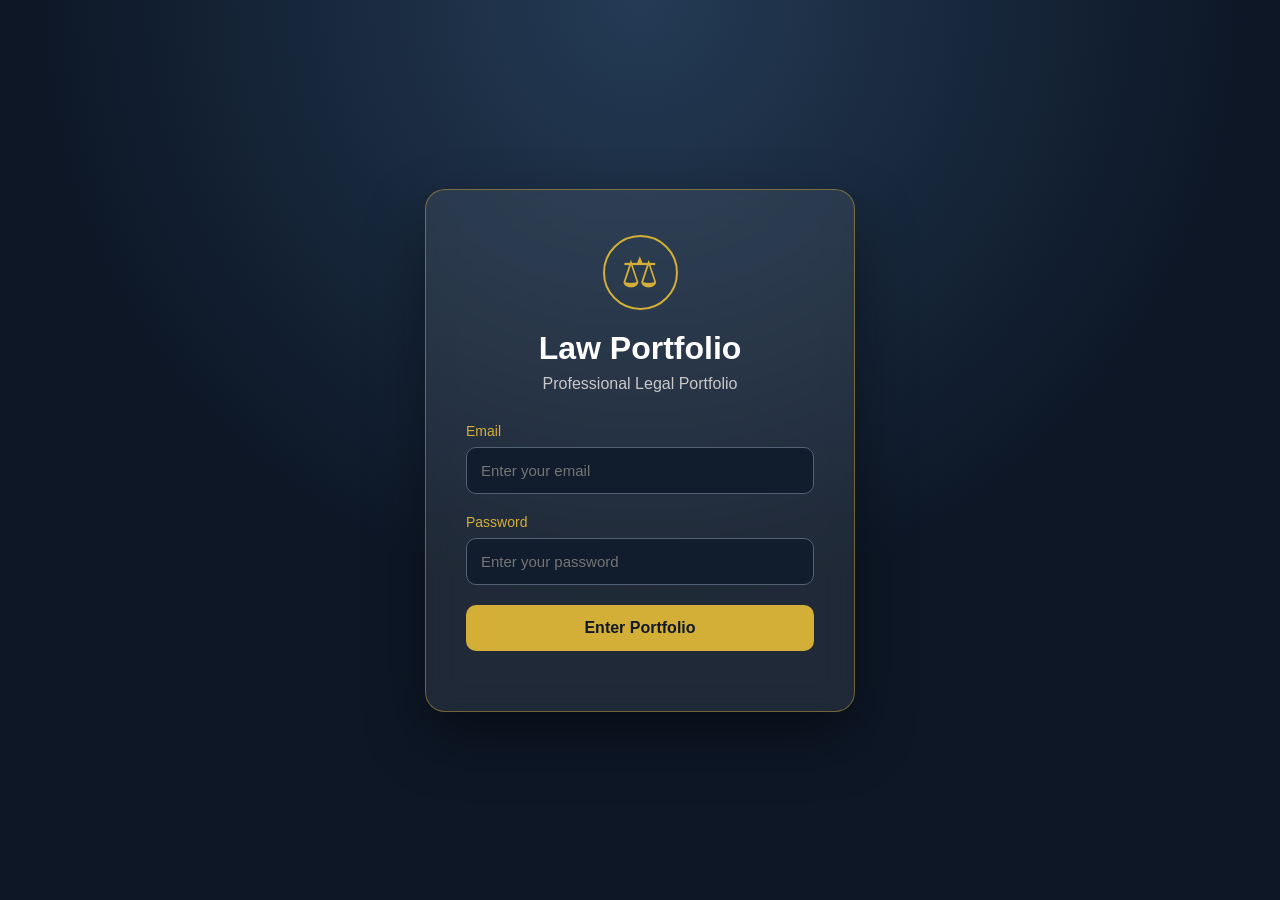
<file: index.html>
<!DOCTYPE html>
<html lang="en">
<head>
    <meta charset="UTF-8">
    <meta name="viewport" content="width=device-width, initial-scale=1.0">
    <title>Law Portfolio | Login</title>
    <link rel="stylesheet" href="style.css">
</head>

<body>

    <div class="login-page">

        <div class="login-card">

            <div class="law-symbol">⚖</div>

            <h1>Law Portfolio</h1>

            <p class="subtitle">Professional Legal Portfolio</p>

            <form id="loginForm">

                <div class="input-group">
                    <label>Email</label>
                    <input type="email" id="email" placeholder="Enter your email" required>
                </div>

                <div class="input-group">
                    <label>Password</label>
                    <input type="password" id="password" placeholder="Enter your password" required>
                </div>

                <button type="submit">Enter Portfolio</button>

                <p id="loginMessage"></p>

            </form>

        </div>

    </div>

    <script src="script.js"></script>

</body>
</html>
</file>
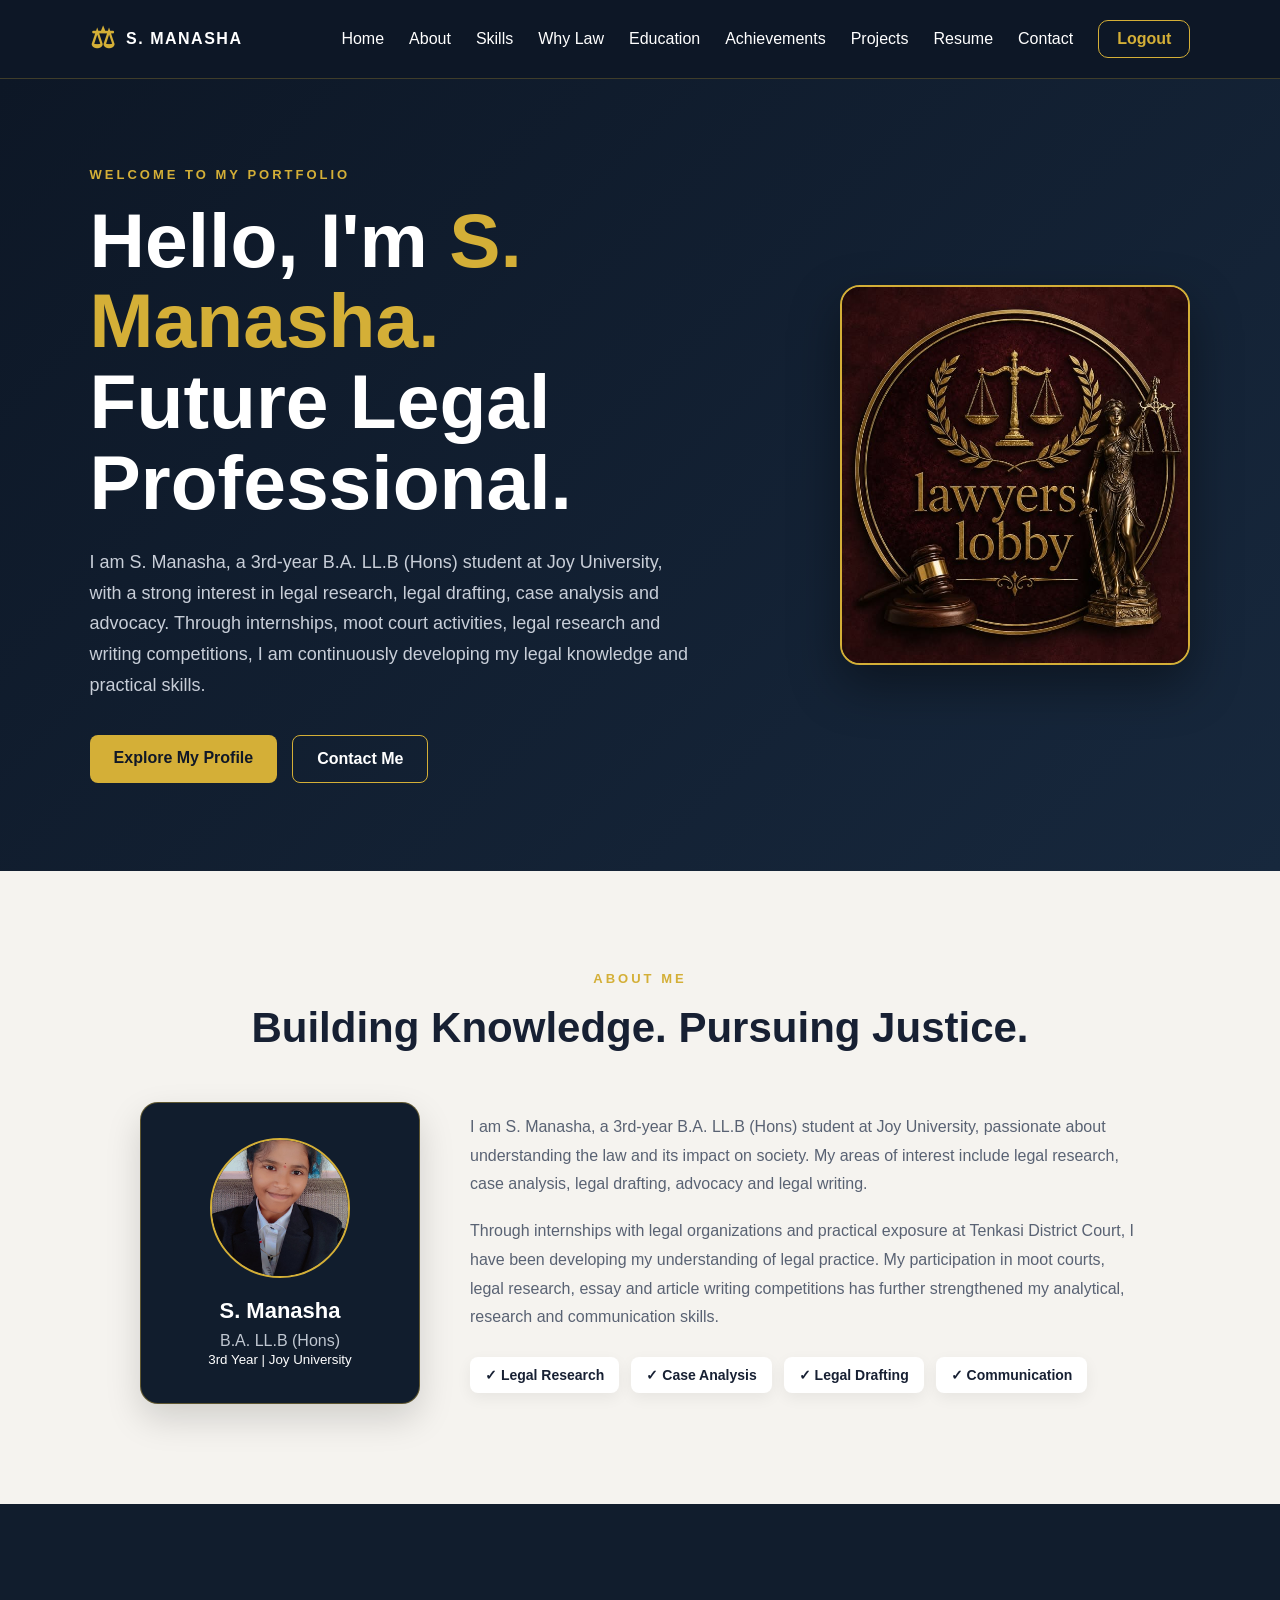
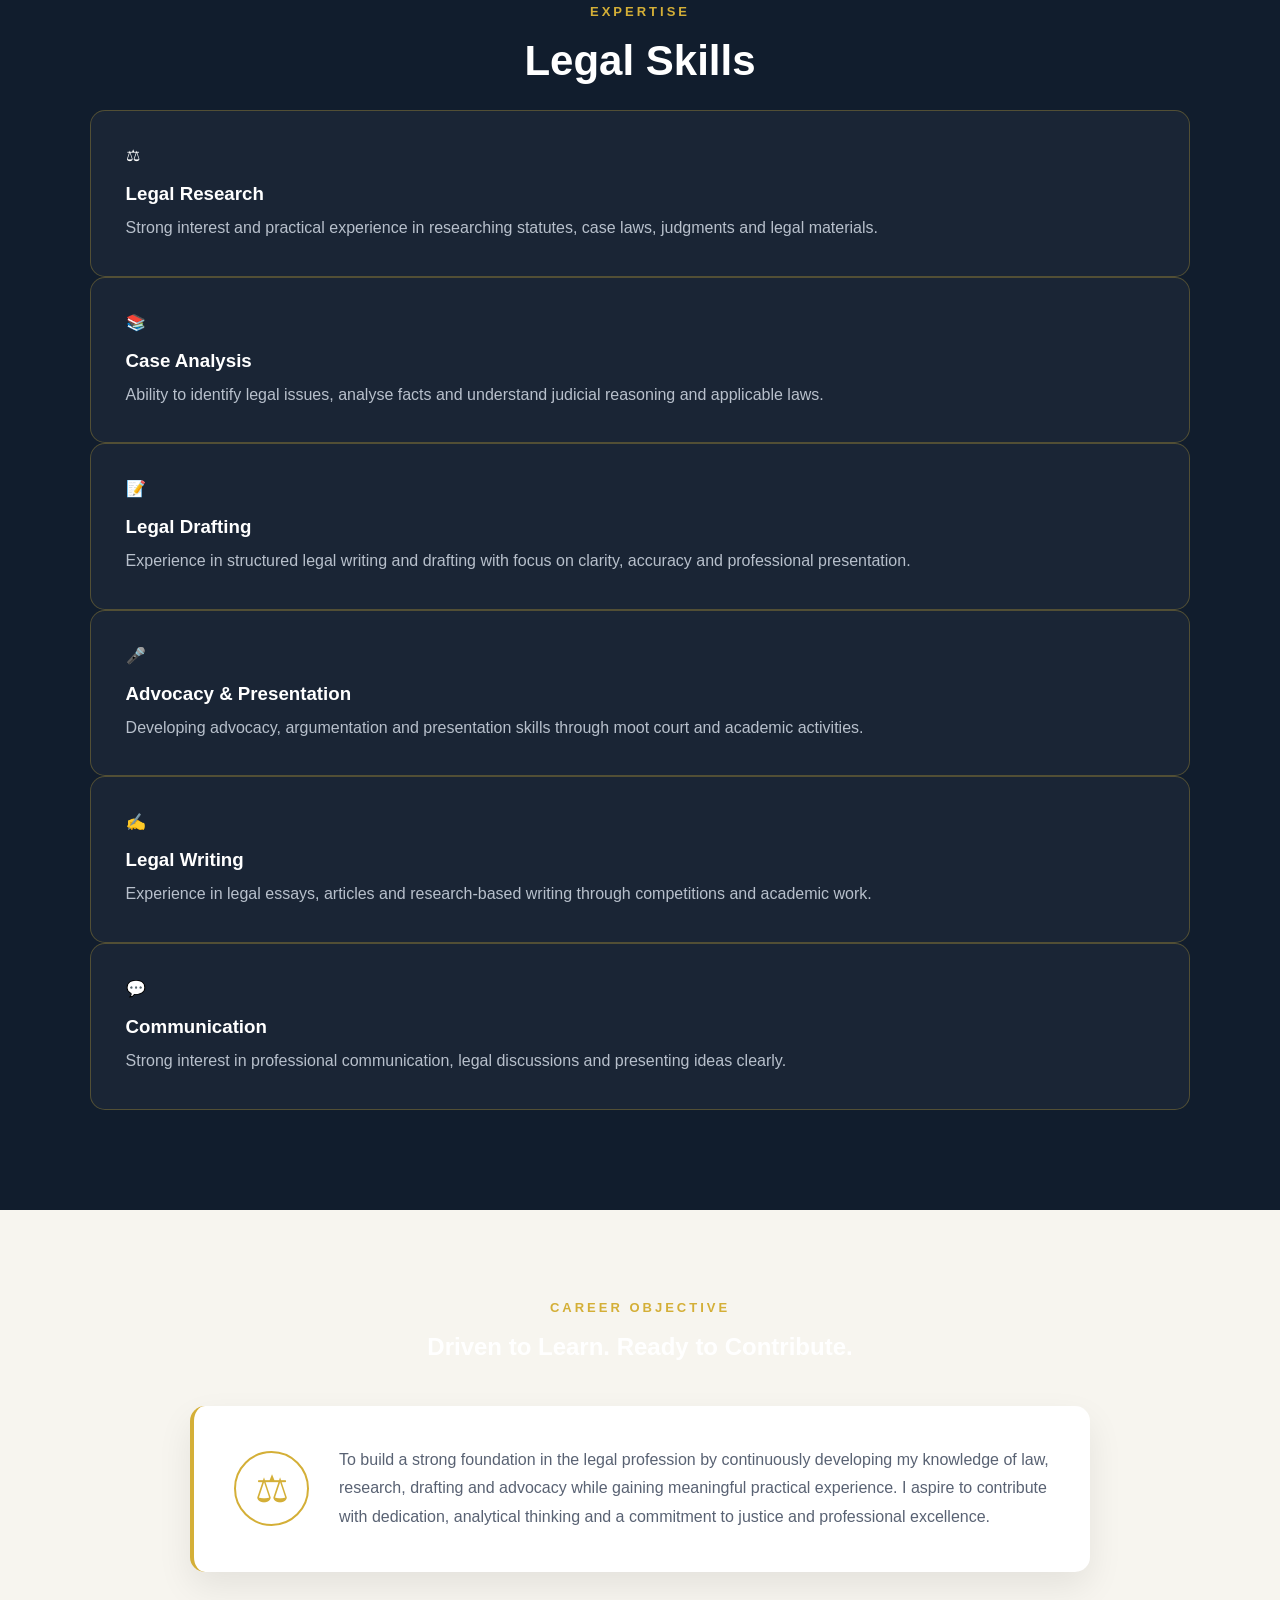
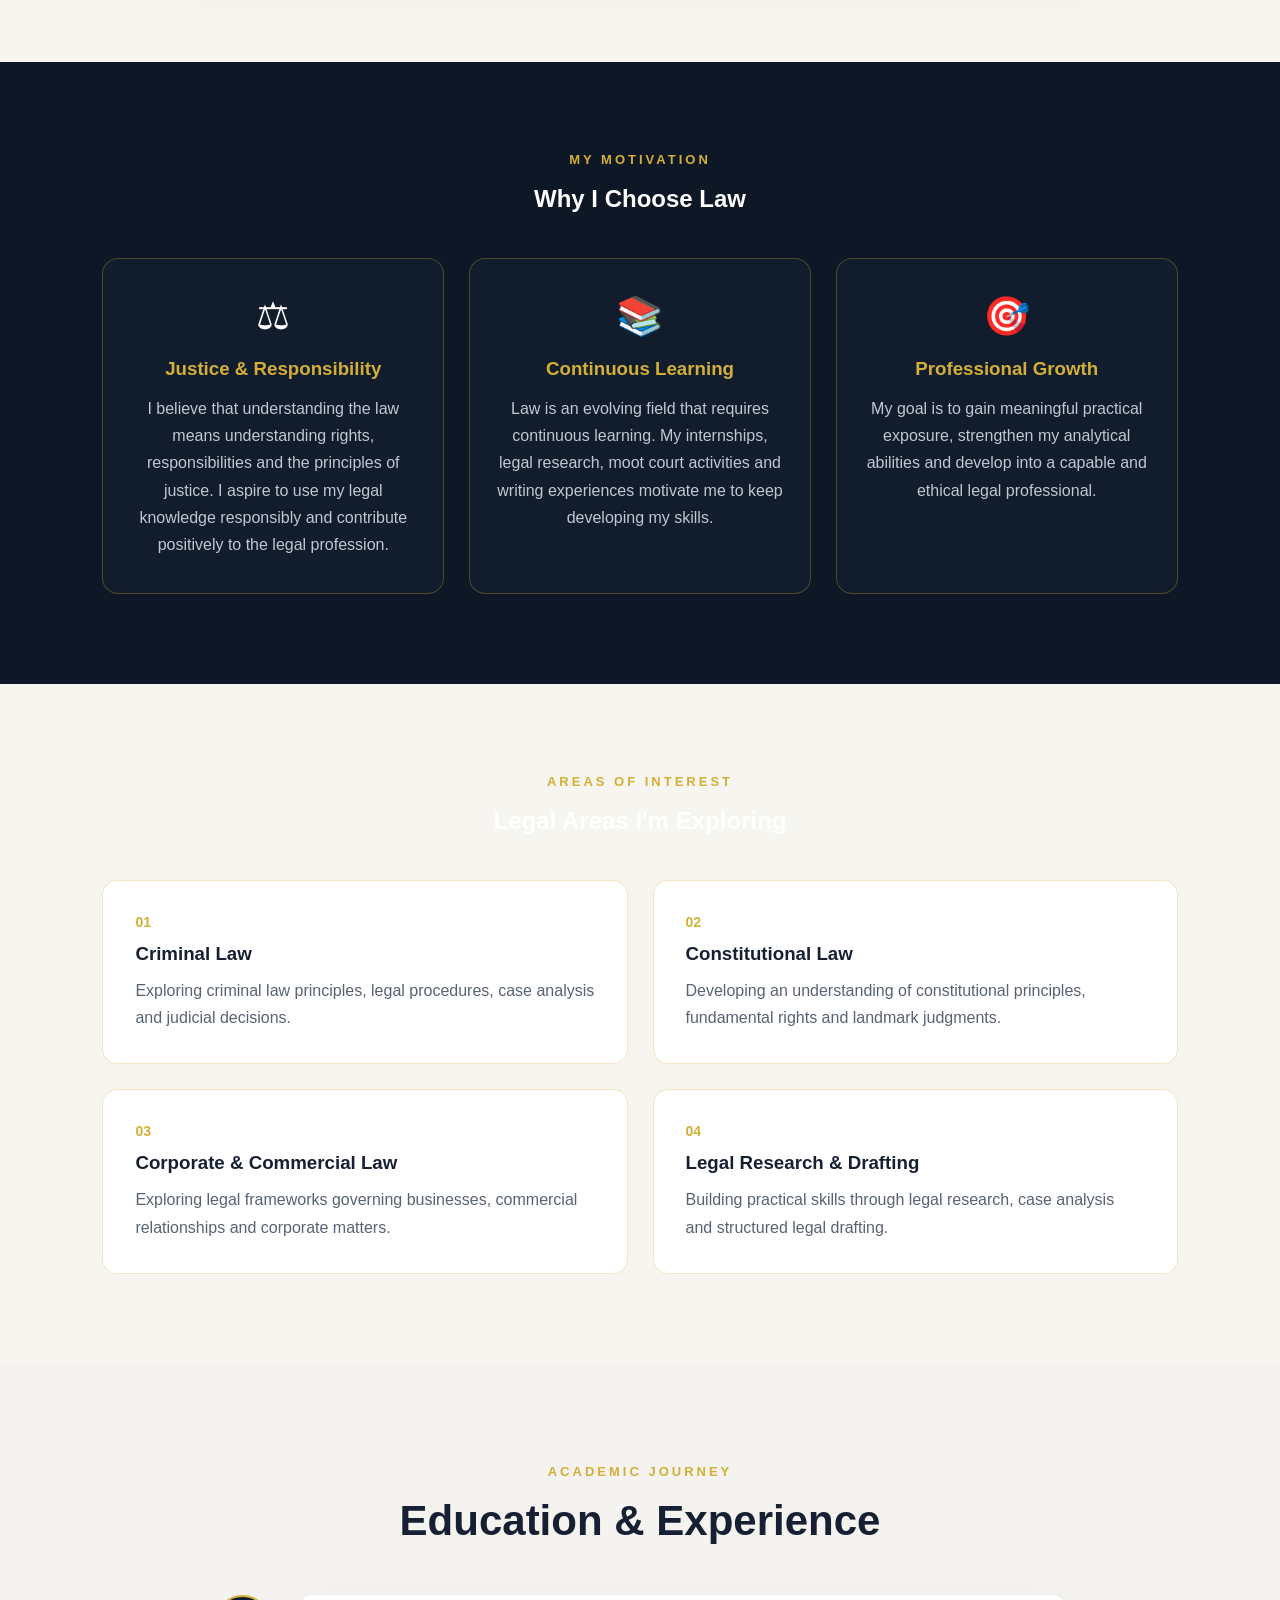
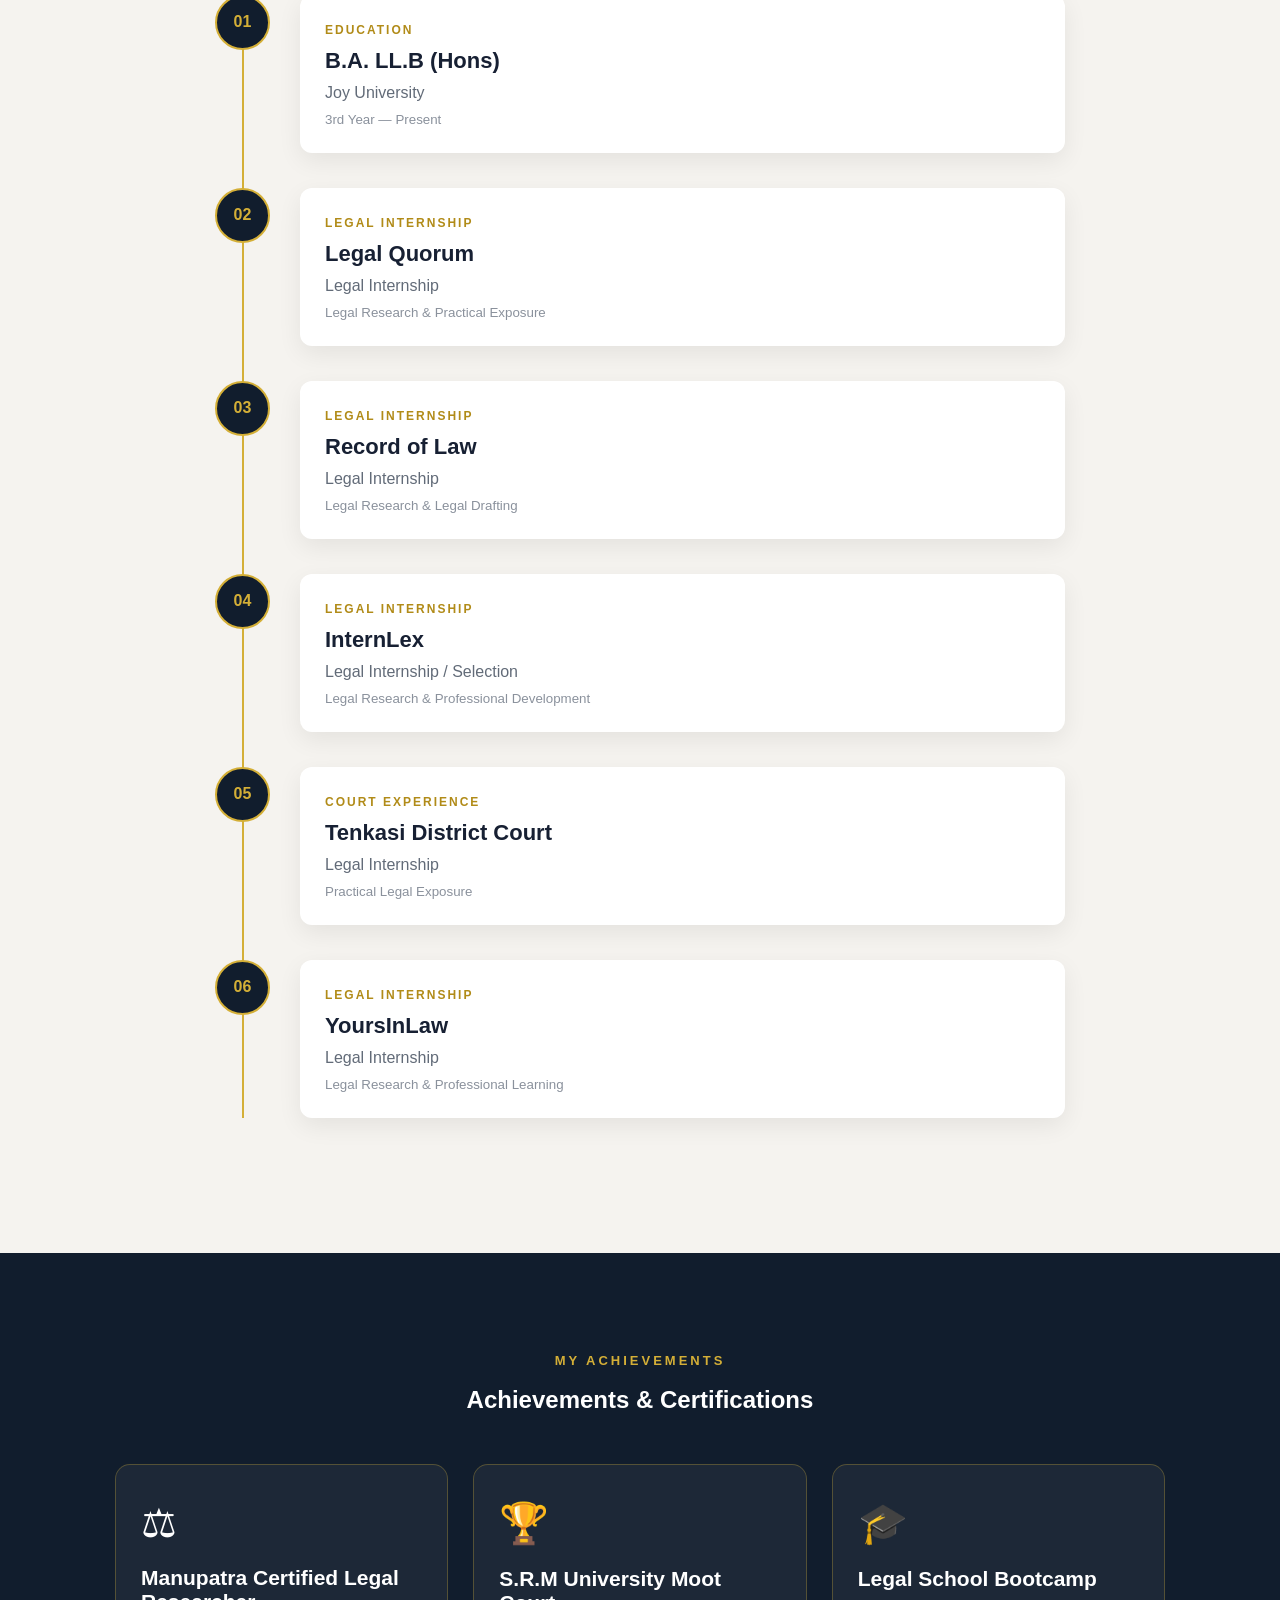
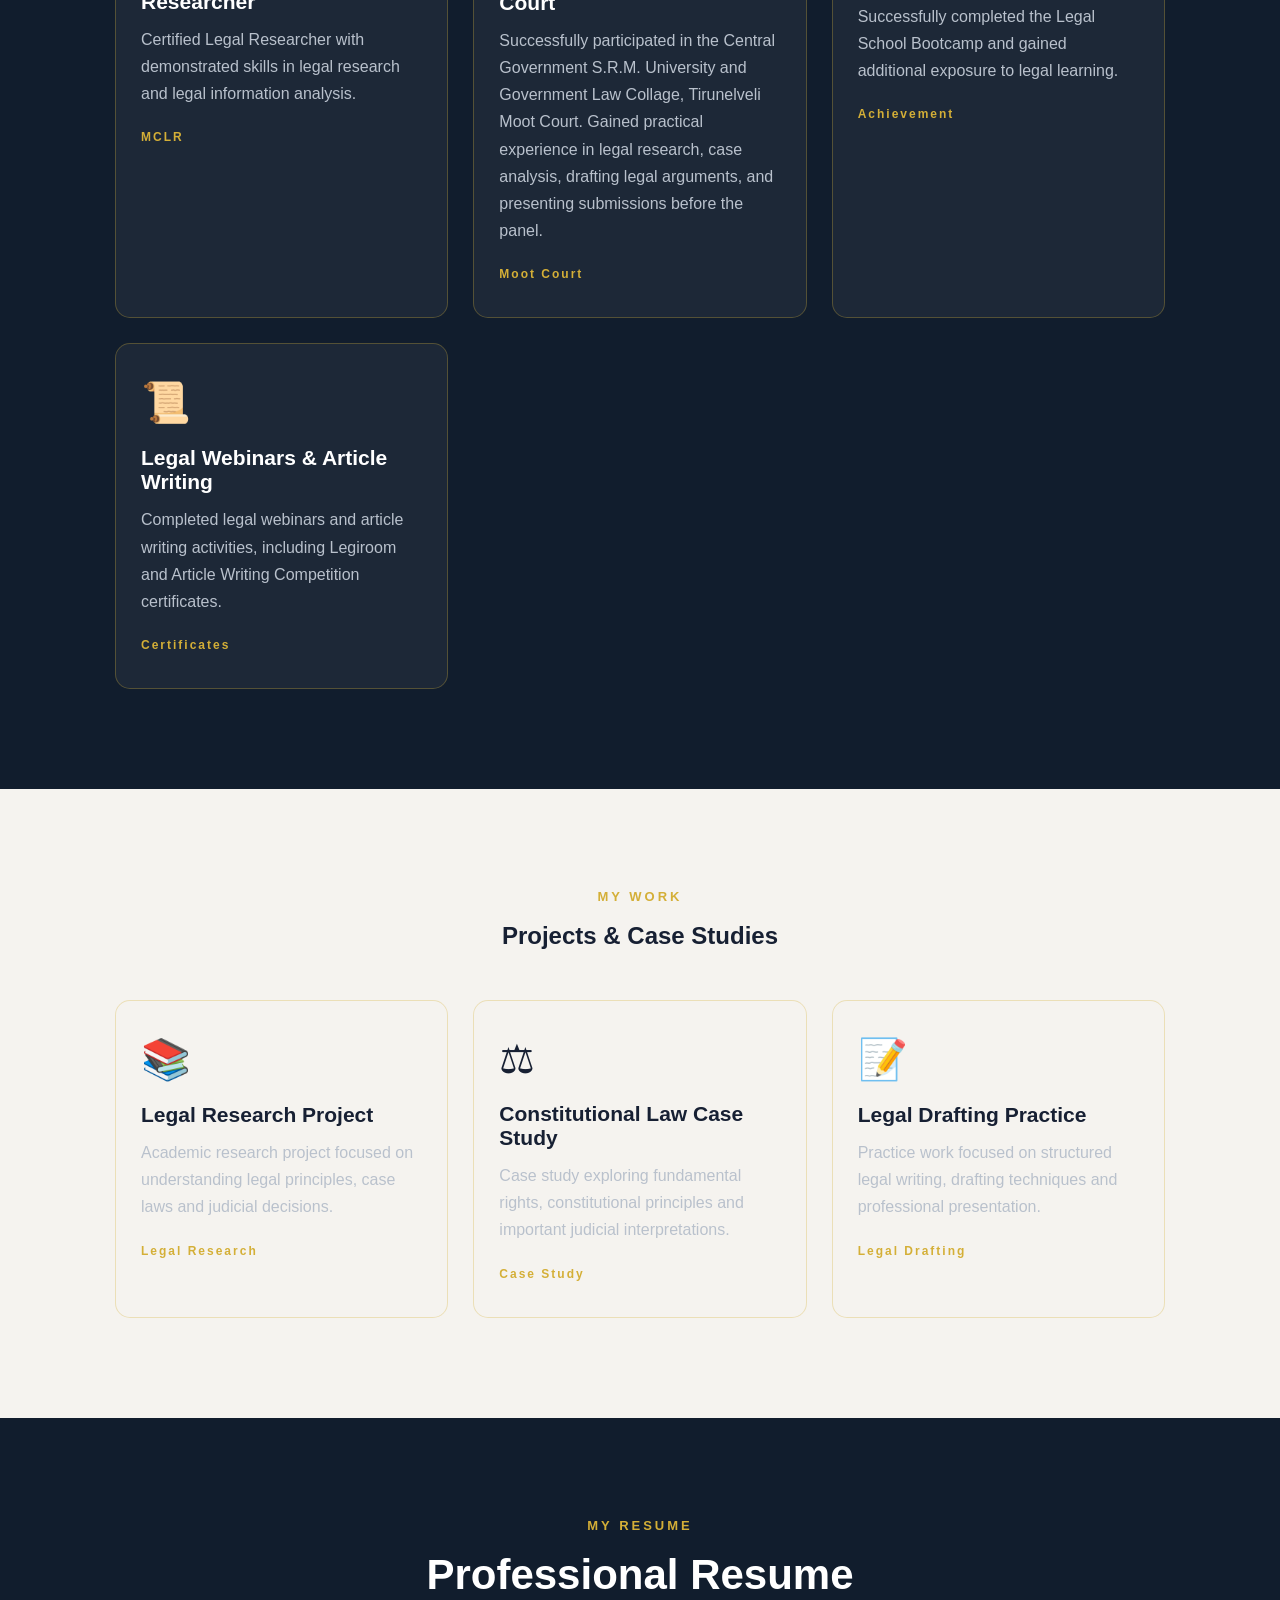
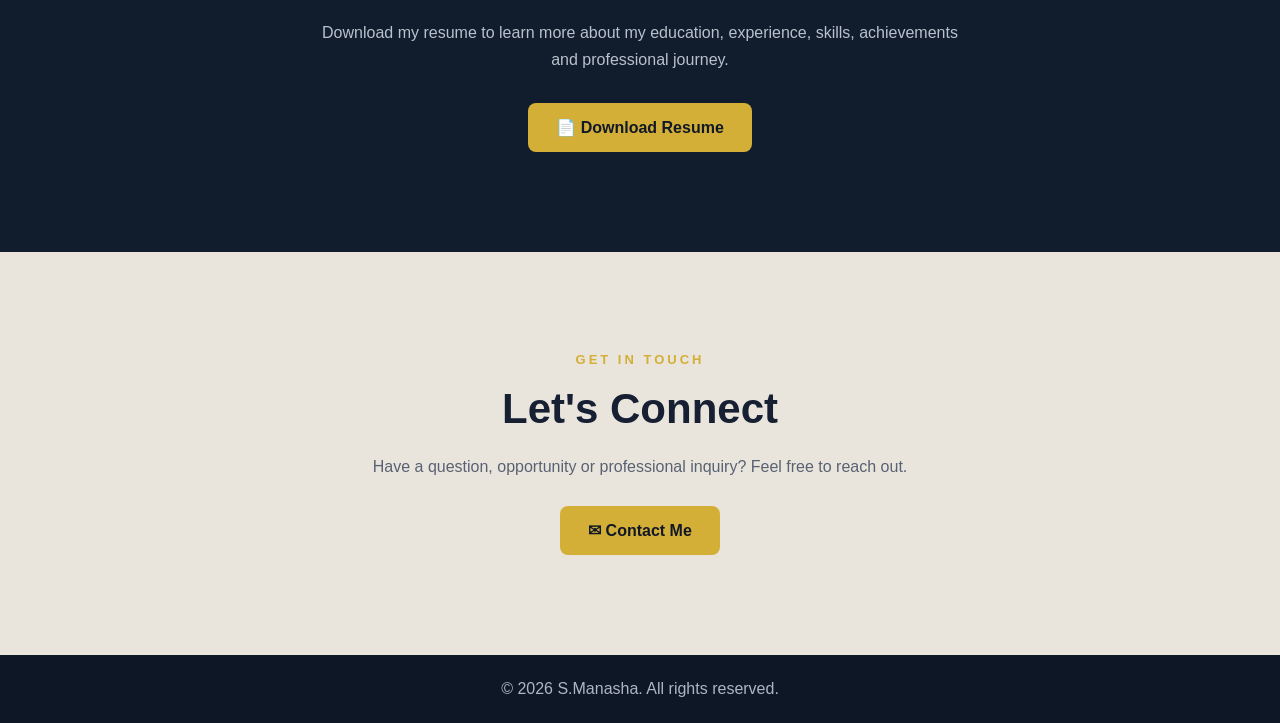
<file: home.html>
<!DOCTYPE html>
<html lang="en">

<head>
    <meta charset="UTF-8">
    <meta name="viewport" content="width=device-width, initial-scale=1.0">

    <title>Law Portfolio | S. Manasha</title>

    <link rel="stylesheet" href="style.css">
</head>

<body>

    <!-- Navigation Bar -->
    <nav class="navbar">

        <div class="logo">
            <span class="logo-symbol">⚖</span>
            <span>S. MANASHA</span>
        </div>

        <div class="nav-links">
            <a href="#home">Home</a>
            <a href="#about">About</a>
            <a href="#skills">Skills</a>
            <a href="#why-law">Why Law</a>
            <a href="#education">Education</a>
            <a href="#achievements">Achievements</a>
            <a href="#projects">Projects</a>
            <a href="#resume">Resume</a>
            <a href="#contact">Contact</a>

            <button onclick="logout()">Logout</button>
        </div>

    </nav>


    <!-- Hero Section -->
    <section class="hero" id="home">

        <div class="hero-content">

            <p class="small-title">WELCOME TO MY PORTFOLIO</p>

            <h1>
                Hello, I'm <span>S. Manasha.</span><br>
                Future Legal Professional.
            </h1>

            <p>
                I am S. Manasha, a 3rd-year B.A. LL.B (Hons) student at
                Joy University, with a strong interest in legal research,
                legal drafting, case analysis and advocacy. Through
                internships, moot court activities, legal research and
                writing competitions, I am continuously developing my
                legal knowledge and practical skills.
            </p>

            <div class="hero-buttons">
                <a href="#about" class="primary-btn">
                    Explore My Profile
                </a>

                <a href="#contact" class="secondary-btn">
                    Contact Me
                </a>
            </div>

        </div>

        <div class="hero-image">
            <img src="law image.jpg" alt="Law and Justice">
        </div>

    </section>


    <!-- About Section -->
    <section class="about" id="about">

        <p class="section-label">ABOUT ME</p>

        <h2>Building Knowledge. Pursuing Justice.</h2>

        <div class="about-container">

            <div class="profile-card">

                <div class="profile-icon">
                    <img src="profile.jpg" alt="S. Manasha">
                </div>

                <h3>S. Manasha</h3>

                <p>B.A. LL.B (Hons)</p>

                <small>3rd Year | Joy University</small>

            </div>


            <div class="about-content">

                <p>
                    I am S. Manasha, a 3rd-year B.A. LL.B (Hons) student
                    at Joy University, passionate about understanding the
                    law and its impact on society. My areas of interest
                    include legal research, case analysis, legal drafting,
                    advocacy and legal writing.
                </p>

                <p>
                    Through internships with legal organizations and
                    practical exposure at Tenkasi District Court, I have
                    been developing my understanding of legal practice.
                    My participation in moot courts, legal research,
                    essay and article writing competitions has further
                    strengthened my analytical, research and communication
                    skills.
                </p>

                <div class="about-points">
                    <span>✓ Legal Research</span>
                    <span>✓ Case Analysis</span>
                    <span>✓ Legal Drafting</span>
                    <span>✓ Communication</span>
                </div>

            </div>

        </div>

    </section>


    <!-- Skills Section -->
    <section class="skills" id="skills">

        <p class="section-label">EXPERTISE</p>

        <h2>Legal Skills</h2>

        <div class="skills-grid">

            <div class="skill-card">
                <div class="skill-icon">⚖</div>

                <h3>Legal Research</h3>

                <p>
                    Strong interest and practical experience in researching
                    statutes, case laws, judgments and legal materials.
                </p>
            </div>


            <div class="skill-card">
                <div class="skill-icon">📚</div>

                <h3>Case Analysis</h3>

                <p>
                    Ability to identify legal issues, analyse facts and
                    understand judicial reasoning and applicable laws.
                </p>
            </div>


            <div class="skill-card">
                <div class="skill-icon">📝</div>

                <h3>Legal Drafting</h3>

                <p>
                    Experience in structured legal writing and drafting
                    with focus on clarity, accuracy and professional
                    presentation.
                </p>
            </div>


            <div class="skill-card">
                <div class="skill-icon">🎤</div>

                <h3>Advocacy &amp; Presentation</h3>

                <p>
                    Developing advocacy, argumentation and presentation
                    skills through moot court and academic activities.
                </p>
            </div>


            <div class="skill-card">
                <div class="skill-icon">✍</div>

                <h3>Legal Writing</h3>

                <p>
                    Experience in legal essays, articles and research-based
                    writing through competitions and academic work.
                </p>
            </div>


            <div class="skill-card">
                <div class="skill-icon">💬</div>

                <h3>Communication</h3>

                <p>
                    Strong interest in professional communication, legal
                    discussions and presenting ideas clearly.
                </p>
            </div>

        </div>

    </section>


    <!-- Career Objective Section -->
    <section class="objective">

        <p class="section-label">CAREER OBJECTIVE</p>

        <h2>Driven to Learn. Ready to Contribute.</h2>

        <div class="objective-box">

            <div class="objective-icon">⚖</div>

            <p>
                To build a strong foundation in the legal profession by
                continuously developing my knowledge of law, research,
                drafting and advocacy while gaining meaningful practical
                experience. I aspire to contribute with dedication,
                analytical thinking and a commitment to justice and
                professional excellence.
            </p>

        </div>

    </section>


    <!-- Why Law Section -->
    <section class="why-law" id="why-law">

        <p class="section-label">MY MOTIVATION</p>

        <h2>Why I Choose Law</h2>

        <div class="why-law-container">

            <div class="why-law-card">

                <div class="why-law-icon">⚖</div>

                <h3>Justice &amp; Responsibility</h3>

                <p>
                    I believe that understanding the law means
                    understanding rights, responsibilities and the
                    principles of justice. I aspire to use my legal
                    knowledge responsibly and contribute positively
                    to the legal profession.
                </p>

            </div>


            <div class="why-law-card">

                <div class="why-law-icon">📚</div>

                <h3>Continuous Learning</h3>

                <p>
                    Law is an evolving field that requires continuous
                    learning. My internships, legal research, moot
                    court activities and writing experiences motivate
                    me to keep developing my skills.
                </p>

            </div>


            <div class="why-law-card">

                <div class="why-law-icon">🎯</div>

                <h3>Professional Growth</h3>

                <p>
                    My goal is to gain meaningful practical exposure,
                    strengthen my analytical abilities and develop
                    into a capable and ethical legal professional.
                </p>

            </div>

        </div>

    </section>


    <!-- Legal Interests Section -->
    <section class="legal-interests" id="legal-interests">

        <p class="section-label">AREAS OF INTEREST</p>

        <h2>Legal Areas I'm Exploring</h2>

        <div class="interest-grid">

            <div class="interest-card">
                <span>01</span>

                <h3>Criminal Law</h3>

                <p>
                    Exploring criminal law principles, legal procedures,
                    case analysis and judicial decisions.
                </p>
            </div>


            <div class="interest-card">
                <span>02</span>

                <h3>Constitutional Law</h3>

                <p>
                    Developing an understanding of constitutional
                    principles, fundamental rights and landmark judgments.
                </p>
            </div>


            <div class="interest-card">
                <span>03</span>

                <h3>Corporate &amp; Commercial Law</h3>

                <p>
                    Exploring legal frameworks governing businesses,
                    commercial relationships and corporate matters.
                </p>
            </div>


            <div class="interest-card">
                <span>04</span>

                <h3>Legal Research &amp; Drafting</h3>

                <p>
                    Building practical skills through legal research,
                    case analysis and structured legal drafting.
                </p>
            </div>

        </div>

    </section>


    <!-- Education and Experience Section -->
    <section class="education" id="education">

        <p class="section-label">ACADEMIC JOURNEY</p>

        <h2>Education &amp; Experience</h2>

        <div class="timeline">

            <div class="timeline-item">

                <div class="timeline-dot">01</div>

                <div class="timeline-content">
                    <span>EDUCATION</span>

                    <h3>B.A. LL.B (Hons)</h3>

                    <p>Joy University</p>

                    <small>3rd Year — Present</small>
                </div>

            </div>


            <div class="timeline-item">

                <div class="timeline-dot">02</div>

                <div class="timeline-content">
                    <span>LEGAL INTERNSHIP</span>

                    <h3>Legal Quorum</h3>

                    <p>Legal Internship</p>

                    <small>Legal Research &amp; Practical Exposure</small>
                </div>

            </div>


            <div class="timeline-item">

                <div class="timeline-dot">03</div>

                <div class="timeline-content">
                    <span>LEGAL INTERNSHIP</span>

                    <h3>Record of Law</h3>

                    <p>Legal Internship</p>

                    <small>Legal Research &amp; Legal Drafting</small>
                </div>

            </div>


            <div class="timeline-item">

                <div class="timeline-dot">04</div>

                <div class="timeline-content">
                    <span>LEGAL INTERNSHIP</span>

                    <h3>InternLex</h3>

                    <p>Legal Internship / Selection</p>

                    <small>
                        Legal Research &amp; Professional Development
                    </small>
                </div>

            </div>


            <div class="timeline-item">

                <div class="timeline-dot">05</div>

                <div class="timeline-content">
                    <span>COURT EXPERIENCE</span>

                    <h3>Tenkasi District Court</h3>

                    <p>Legal Internship</p>

                    <small>Practical Legal Exposure</small>
                </div>

            </div>


            <div class="timeline-item">

                <div class="timeline-dot">06</div>

                <div class="timeline-content">
                    <span>LEGAL INTERNSHIP</span>

                    <h3>YoursInLaw</h3>

                    <p>Legal Internship</p>

                    <small>
                        Legal Research &amp; Professional Learning
                    </small>
                </div>

            </div>

        </div>

    </section>


    <!-- Achievements Section -->
    <section class="achievements" id="achievements">

        <p class="section-label">MY ACHIEVEMENTS</p>

        <h2>Achievements &amp; Certifications</h2>

        <div class="achievement-grid">

            <div class="achievement-card">

                <div class="achievement-icon">⚖</div>

                <h3>Manupatra Certified Legal Researcher</h3>

                <p>
                    Certified Legal Researcher with demonstrated skills
                    in legal research and legal information analysis.
                </p>

                <span>MCLR</span>

            </div>


            <div class="achievement-card">

                <div class="achievement-icon">🏆</div>

                <h3>S.R.M  University Moot Court</h3>

                <p>
                    Successfully participated in the Central Government S.R.M. University and Government Law Collage, Tirunelveli Moot Court.
                    Gained practical experience in legal research, case analysis, drafting legal arguments,
                    and presenting submissions before the panel.
                </p>

                <span>Moot Court</span>

            </div>


            <div class="achievement-card">

                <div class="achievement-icon">🎓</div>

                <h3>Legal School Bootcamp</h3>

                <p>
                    Successfully completed the Legal School Bootcamp and
                    gained additional exposure to legal learning.
                </p>

                <span>Achievement</span>

            </div>


            <div class="achievement-card">

                <div class="achievement-icon">📜</div>

                <h3>Legal Webinars &amp; Article Writing</h3>

                <p>
                    Completed legal webinars and article writing
                    activities, including Legiroom and Article Writing
                    Competition certificates.
                </p>

                <span>Certificates</span>

            </div>

        </div>

    </section>


    <!-- Projects Section -->
    <section class="projects" id="projects">

        <p class="section-label">MY WORK</p>

        <h2>Projects &amp; Case Studies</h2>

        <div class="achievement-grid">

            <div class="achievement-card">

                <div class="achievement-icon">📚</div>

                <h3>Legal Research Project</h3>

                <p>
                    Academic research project focused on understanding
                    legal principles, case laws and judicial decisions.
                </p>

                <span>Legal Research</span>

            </div>


            <div class="achievement-card">

                <div class="achievement-icon">⚖</div>

                <h3>Constitutional Law Case Study</h3>

                <p>
                    Case study exploring fundamental rights, constitutional
                    principles and important judicial interpretations.
                </p>

                <span>Case Study</span>

            </div>


            <div class="achievement-card">

                <div class="achievement-icon">📝</div>

                <h3>Legal Drafting Practice</h3>

                <p>
                    Practice work focused on structured legal writing,
                    drafting techniques and professional presentation.
                </p>

                <span>Legal Drafting</span>

            </div>

        </div>

    </section>


    <!-- Resume Section -->
    <section class="resume-section" id="resume">

        <p class="section-label">MY RESUME</p>

        <h2>Professional Resume</h2>

        <p>
            Download my resume to learn more about my education,
            experience, skills, achievements and professional journey.
        </p>

        <a href="resume.pdf" download class="resume-btn">
            📄 Download Resume
        </a>

    </section>


    <!-- Contact Section -->
    <section class="contact" id="contact">

        <p class="section-label">GET IN TOUCH</p>

        <h2>Let's Connect</h2>

        <p>
            Have a question, opportunity or professional inquiry?
            Feel free to reach out.
        </p>

        <a href="mailto:your-email@example.com" class="resume-btn">
            ✉ Contact Me
        </a>

    </section>


    <!-- Footer -->
    <footer>
        <p>© 2026 S.Manasha. All rights reserved.</p>
    </footer>


    <!-- Logout Script -->
    <script>
        function logout() {
            window.location.href = "login.html";
        }
    </script>

</body>

</html>
</file>
<file: style.css>
* {
    margin: 0;
    padding: 0;
    box-sizing: border-box;
}

body {
    font-family: Arial, sans-serif;
    background: #0d1726;
    color: white;
}

.login-page {
    min-height: 100vh;
    display: flex;
    justify-content: center;
    align-items: center;
    padding: 20px;
    background:
        radial-gradient(circle at top, #243b55, #0d1726 55%);
}

.login-card {
    width: 100%;
    max-width: 430px;
    padding: 45px 40px;
    text-align: center;
    background: rgba(255, 255, 255, 0.08);
    border: 1px solid rgba(212, 175, 55, 0.45);
    border-radius: 20px;
    backdrop-filter: blur(15px);
    box-shadow: 0 25px 60px rgba(0, 0, 0, 0.4);
    animation: appear 0.8s ease;
}

.law-symbol {
    width: 75px;
    height: 75px;
    margin: 0 auto 20px;
    display: flex;
    align-items: center;
    justify-content: center;
    border: 2px solid #d4af37;
    border-radius: 50%;
    color: #d4af37;
    font-size: 42px;
}

.login-card h1 {
    font-size: 32px;
    margin-bottom: 8px;
}

.subtitle {
    color: #c9c9c9;
    margin-bottom: 30px;
}

.input-group {
    text-align: left;
    margin-bottom: 20px;
}

.input-group label {
    display: block;
    margin-bottom: 8px;
    color: #d4af37;
    font-size: 14px;
}

.input-group input {
    width: 100%;
    padding: 14px;
    border: 1px solid #536174;
    border-radius: 10px;
    background: #111d2d;
    color: white;
    outline: none;
    font-size: 15px;
}

.input-group input:focus {
    border-color: #d4af37;
    box-shadow: 0 0 10px rgba(212, 175, 55, 0.2);
}

button {
    width: 100%;
    padding: 14px;
    border: none;
    border-radius: 10px;
    background: #d4af37;
    color: #111827;
    font-size: 16px;
    font-weight: bold;
    cursor: pointer;
    transition: 0.3s;
}

button:hover {
    transform: translateY(-2px);
    box-shadow: 0 8px 20px rgba(212, 175, 55, 0.3);
}

#loginMessage {
    margin-top: 15px;
    font-size: 14px;
}

@keyframes appear {
    from {
        opacity: 0;
        transform: translateY(30px);
    }

    to {
        opacity: 1;
        transform: translateY(0);
    }
}
/* HOME PAGE */

.navbar {
    position: sticky;
    top: 0;
    z-index: 100;
    display: flex;
    justify-content: space-between;
    align-items: center;
    padding: 20px 7%;
    background: #0d1726;
    border-bottom: 1px solid rgba(212, 175, 55, 0.25);
}

.logo {
    color: #d4af37;
    font-weight: bold;
    letter-spacing: 1px;
}

.nav-links {
    display: flex;
    align-items: center;
    gap: 25px;
}

.nav-links a {
    color: white;
    text-decoration: none;
    transition: 0.3s;
}

.nav-links a:hover {
    color: #d4af37;
}

.nav-links button {
    width: auto;
    padding: 9px 18px;
    background: transparent;
    color: #d4af37;
    border: 1px solid #d4af37;
}

.hero {
    min-height: 88vh;
    padding: 80px 7%;
    display: flex;
    align-items: center;
    justify-content: space-between;
    gap: 50px;
    background: linear-gradient(135deg, #0d1726, #17283d);
}

.hero-content {
    max-width: 700px;
}

.small-title,
.section-label {
    color: #d4af37;
    letter-spacing: 3px;
    font-size: 13px;
    font-weight: bold;
    margin-bottom: 18px;
}

.hero h1 {
    font-size: clamp(45px, 6vw, 78px);
    line-height: 1.05;
    margin-bottom: 25px;
}

.hero h1 span {
    color: #d4af37;
}

.hero-content > p:not(.small-title) {
    color: #c8ced8;
    font-size: 18px;
    line-height: 1.7;
    max-width: 600px;
}

.hero-buttons {
    display: flex;
    gap: 15px;
    margin-top: 35px;
}

.primary-btn,
.secondary-btn {
    display: inline-block;
    padding: 14px 24px;
    border-radius: 8px;
    text-decoration: none;
    font-weight: bold;
}

.primary-btn {
    background: #d4af37;
    color: #101827;
}

.secondary-btn {
    color: white;
    border: 1px solid #d4af37;
}

.hero-symbol {
    width: 300px;
    height: 300px;
    display: flex;
    align-items: center;
    justify-content: center;
    border: 1px solid rgba(212, 175, 55, 0.4);
    border-radius: 50%;
}

.hero-symbol div {
    font-size: 170px;
    color: #d4af37;
}

.about,
.skills,
.education,
.contact {
    padding: 100px 7%;
    text-align: center;
    background: #f5f3ef;
    color: #172033;
}

.about h2,
.skills h2,
.education h2,
.contact h2 {
    font-size: 42px;
    margin-bottom: 25px;
}

.about-text {
    max-width: 750px;
    margin: auto;
    line-height: 1.8;
    color: #596273;
}

.skills {
    background: #111d2d;
    color: white;
}

.skill-grid {
    max-width: 1000px;
    margin: 50px auto 0;
    display: grid;
    grid-template-columns: repeat(3, 1fr);
    gap: 25px;
}

.skill-card {
    padding: 35px;
    text-align: left;
    border: 1px solid rgba(212, 175, 55, 0.3);
    border-radius: 15px;
    background: rgba(255, 255, 255, 0.04);
    transition: 0.3s;
}

.skill-card:hover {
    transform: translateY(-8px);
    border-color: #d4af37;
}

.skill-card span {
    color: #d4af37;
}

.skill-card h3 {
    margin: 18px 0 10px;
}

.skill-card p {
    color: #b8c0cc;
    line-height: 1.6;
}

.education-card {
    max-width: 650px;
    margin: 40px auto 0;
    padding: 35px;
    border-left: 4px solid #d4af37;
    background: white;
    text-align: left;
    box-shadow: 0 10px 30px rgba(0,0,0,0.08);
}

.education-card h3 {
    margin-bottom: 12px;
}

.education-card p {
    color: #626b78;
    margin-top: 7px;
}

.contact {
    background: #e9e5dc;
}

.contact p:not(.section-label) {
    margin-bottom: 30px;
    color: #596273;
}

footer {
    padding: 25px;
    text-align: center;
    background: #0d1726;
    color: #aeb6c2;
}

@media (max-width: 800px) {

    .navbar {
        flex-direction: column;
        gap: 20px;
    }

    .nav-links {
        flex-wrap: wrap;
        justify-content: center;
    }

    .hero {
        text-align: center;
        flex-direction: column;
    }

    .hero-buttons {
        justify-content: center;
        flex-wrap: wrap;
    }

    .skill-grid {
        grid-template-columns: 1fr;
    }

    .hero-symbol {
        width: 220px;
        height: 220px;
    }

    .hero-symbol div {
        font-size: 120px;
    }
}
/* ABOUT SECTION */

.about-container {
    max-width: 1000px;
    margin: 50px auto 0;
    display: grid;
    grid-template-columns: 280px 1fr;
    gap: 50px;
    align-items: center;
    text-align: left;
}

.profile-card {
    padding: 35px 20px;
    text-align: center;
    background: #111d2d;
    color: white;
    border-radius: 18px;
    border: 1px solid rgba(212, 175, 55, 0.4);
    box-shadow: 0 15px 35px rgba(0, 0, 0, 0.15);
}

.profile-icon {
    width: 110px;
    height: 110px;
    margin: 0 auto 20px;
    display: flex;
    justify-content: center;
    align-items: center;
    border: 2px solid #d4af37;
    border-radius: 50%;
    color: #d4af37;
    font-size: 55px;
}

.profile-card h3 {
    font-size: 22px;
    margin-bottom: 8px;
}

.profile-card p {
    color: #c0c7d1;
}

.about-content p {
    color: #596273;
    line-height: 1.8;
    margin-bottom: 18px;
}

.about-points {
    display: flex;
    flex-wrap: wrap;
    gap: 12px;
    margin-top: 25px;
}

.about-points span {
    padding: 10px 15px;
    background: white;
    border-radius: 8px;
    color: #172033;
    font-size: 14px;
    font-weight: bold;
    box-shadow: 0 5px 15px rgba(0,0,0,0.06);
}

@media (max-width: 700px) {

    .about-container {
        grid-template-columns: 1fr;
        text-align: center;
    }

    .about-content {
        text-align: left;
    }

    .about-points {
        justify-content: center;
    }
}
/* EDUCATION & EXPERIENCE */

.timeline {
    max-width: 850px;
    margin: 50px auto 0;
    position: relative;
    text-align: left;
}

.timeline::before {
    content: "";
    position: absolute;
    left: 27px;
    top: 0;
    bottom: 0;
    width: 2px;
    background: #d4af37;
}

.timeline-item {
    position: relative;
    display: flex;
    gap: 30px;
    margin-bottom: 35px;
}

.timeline-dot {
    min-width: 55px;
    height: 55px;
    display: flex;
    align-items: center;
    justify-content: center;
    background: #111d2d;
    color: #d4af37;
    border: 2px solid #d4af37;
    border-radius: 50%;
    font-weight: bold;
    z-index: 2;
}

.timeline-content {
    flex: 1;
    padding: 25px;
    background: white;
    border-radius: 12px;
    box-shadow: 0 8px 25px rgba(0,0,0,0.07);
}

.timeline-content span {
    color: #b18b18;
    font-size: 12px;
    font-weight: bold;
    letter-spacing: 2px;
}

.timeline-content h3 {
    margin: 10px 0;
    font-size: 22px;
}

.timeline-content p {
    color: #626b78;
    margin-bottom: 8px;
}

.timeline-content small {
    color: #8a919c;
}

@media (max-width: 600px) {

    .timeline-item {
        gap: 15px;
    }

    .timeline::before {
        left: 22px;
    }

    .timeline-dot {
        min-width: 45px;
        height: 45px;
        font-size: 12px;
    }
}
/* ACHIEVEMENTS */

.achievements {
    padding: 100px 7%;
    text-align: center;
    background: #111d2d;
    color: white;
}

.achievement-grid {
    max-width: 1050px;
    margin: 50px auto 0;
    display: grid;
    grid-template-columns: repeat(3, 1fr);
    gap: 25px;
}

.achievement-card {
    padding: 35px 25px;
    text-align: left;
    background: rgba(255, 255, 255, 0.05);
    border: 1px solid rgba(212, 175, 55, 0.3);
    border-radius: 15px;
    transition: 0.3s ease;
}

.achievement-card:hover {
    transform: translateY(-8px);
    border-color: #d4af37;
    box-shadow: 0 15px 30px rgba(0,0,0,0.25);
}

.achievement-icon {
    font-size: 40px;
    margin-bottom: 20px;
}

.achievement-card h3 {
    font-size: 21px;
    margin-bottom: 12px;
}

.achievement-card p {
    color: #b9c1cc;
    line-height: 1.7;
    margin-bottom: 20px;
}

.achievement-card span {
    color: #d4af37;
    font-size: 12px;
    font-weight: bold;
    letter-spacing: 2px;
}

@media (max-width: 800px) {
    .achievement-grid {
        grid-template-columns: 1fr;
    }
}
/* PROJECTS */

.projects {
    padding: 100px 7%;
    background: #f5f3ef;
    color: #172033;
    text-align: center;
}

.project-grid {
    max-width: 1050px;
    margin: 50px auto 0;
    display: grid;
    grid-template-columns: repeat(3, 1fr);
    gap: 25px;
}

.project-card {
    position: relative;
    padding: 35px;
    text-align: left;
    background: white;
    border-radius: 15px;
    border: 1px solid #e1ddd4;
    transition: 0.3s ease;
}

.project-card:hover {
    transform: translateY(-8px);
    box-shadow: 0 18px 35px rgba(0,0,0,0.1);
}

.project-number {
    color: #d4af37;
    font-size: 14px;
    font-weight: bold;
    letter-spacing: 2px;
}

.project-card h3 {
    font-size: 22px;
    margin: 18px 0 12px;
}

.project-card p {
    color: #626b78;
    line-height: 1.7;
    margin-bottom: 22px;
}

.project-card a {
    color: #9b7712;
    text-decoration: none;
    font-weight: bold;
}

.project-card a:hover {
    color: #d4af37;
}

@media (max-width: 800px) {
    .project-grid {
        grid-template-columns: 1fr;
    }
}
/* RESUME */

.resume-section {
    padding: 100px 7%;
    text-align: center;
    background: #111d2d;
    color: white;
}

.resume-section h2 {
    font-size: 42px;
    margin-bottom: 20px;
}

.resume-section > p:not(.section-label) {
    max-width: 650px;
    margin: 0 auto 30px;
    color: #b9c1cc;
    line-height: 1.7;
}

.resume-btn {
    display: inline-block;
    padding: 15px 28px;
    background: #d4af37;
    color: #111827;
    text-decoration: none;
    border-radius: 8px;
    font-weight: bold;
    transition: 0.3s;
}

.resume-btn:hover {
    transform: translateY(-3px);
    box-shadow: 0 10px 25px rgba(212, 175, 55, 0.3);
}
/* CONTACT */

.contact-intro {
    max-width: 600px;
    margin: 0 auto 40px;
    color: #596273;
    line-height: 1.7;
}

.contact-grid {
    max-width: 900px;
    margin: 0 auto 40px;
    display: grid;
    grid-template-columns: repeat(3, 1fr);
    gap: 20px;
}

.contact-card {
    padding: 28px 20px;
    background: white;
    border-radius: 12px;
    box-shadow: 0 8px 25px rgba(0,0,0,0.07);
    transition: 0.3s;
}

.contact-card:hover {
    transform: translateY(-6px);
}

.contact-card > div {
    font-size: 30px;
    margin-bottom: 12px;
}

.contact-card h3 {
    margin-bottom: 8px;
}

.contact-card p {
    color: #697281;
    font-size: 14px;
}

@media (max-width: 700px) {
    .contact-grid {
        grid-template-columns: 1fr;
    }
}
/* SMOOTH ANIMATIONS */

html {
    scroll-behavior: smooth;
}

.hero-content {
    animation: slideInLeft 1s ease;
}

.hero-symbol {
    animation: float 4s ease-in-out infinite;
}

.skill-card,
.project-card,
.achievement-card,
.contact-card,
.education-card {
    animation: fadeUp 0.8s ease both;
}

.primary-btn,
.secondary-btn,
.resume-btn {
    transition: all 0.3s ease;
}

.primary-btn:hover,
.resume-btn:hover {
    transform: translateY(-4px) scale(1.03);
}

.secondary-btn:hover {
    transform: translateY(-4px);
}

@keyframes slideInLeft {

    from {
        opacity: 0;
        transform: translateX(-50px);
    }

    to {
        opacity: 1;
        transform: translateX(0);
    }

}

@keyframes fadeUp {

    from {
        opacity: 0;
        transform: translateY(30px);
    }

    to {
        opacity: 1;
        transform: translateY(0);
    }

}

@keyframes float {

    0%, 100% {
        transform: translateY(0);
    }

    50% {
        transform: translateY(-15px);
    }

}
.profile-icon {
    width: 140px;
    height: 140px;
    margin: 0 auto 20px;
    border: 2px solid #d4af37;
    border-radius: 50%;
    overflow: hidden;
}

.profile-icon img {
    width: 100%;
    height: 100%;
    object-fit: cover;
    display: block;
}
/* CAREER OBJECTIVE */

.objective {
    padding: 90px 8%;
    background: #f7f5ef;
    text-align: center;
}

.objective-box {
    max-width: 900px;
    margin: 45px auto 0;
    padding: 40px;
    background: white;
    border-left: 4px solid #d4af37;
    border-radius: 15px;
    box-shadow: 0 15px 35px rgba(0, 0, 0, 0.08);
    display: flex;
    align-items: center;
    gap: 30px;
    text-align: left;
}

.objective-icon {
    min-width: 75px;
    height: 75px;
    display: flex;
    align-items: center;
    justify-content: center;
    border: 2px solid #d4af37;
    border-radius: 50%;
    color: #d4af37;
    font-size: 38px;
}

.objective-box p {
    color: #596273;
    line-height: 1.8;
    margin: 0;
}

@media (max-width: 700px) {
    .objective-box {
        flex-direction: column;
        text-align: center;
    }
}
/* WHY LAW SECTION */

.why-law {
    padding: 90px 8%;
    background: #0d1726;
    text-align: center;
    color: white;
}

.why-law-container {
    max-width: 1100px;
    margin: 45px auto 0;
    display: grid;
    grid-template-columns: repeat(3, 1fr);
    gap: 25px;
}

.why-law-card {
    padding: 35px 25px;
    background: #111d2d;
    border: 1px solid rgba(212, 175, 55, 0.3);
    border-radius: 16px;
    transition: 0.3s ease;
}

.why-law-card:hover {
    transform: translateY(-8px);
    border-color: #d4af37;
    box-shadow: 0 15px 35px rgba(0, 0, 0, 0.3);
}

.why-law-icon {
    font-size: 38px;
    margin-bottom: 20px;
}

.why-law-card h3 {
    margin-bottom: 15px;
    color: #d4af37;
}

.why-law-card p {
    color: #c0c7d1;
    line-height: 1.7;
}

@media (max-width: 800px) {
    .why-law-container {
        grid-template-columns: 1fr;
    }
}
/* WHY LAW SECTION */

.why-law {
    padding: 90px 8%;
    background: #0d1726;
    text-align: center;
    color: white;
}

.why-law-container {
    max-width: 1100px;
    margin: 45px auto 0;
    display: grid;
    grid-template-columns: repeat(3, 1fr);
    gap: 25px;
}

.why-law-card {
    padding: 35px 25px;
    background: #111d2d;
    border: 1px solid rgba(212, 175, 55, 0.3);
    border-radius: 16px;
    transition: 0.3s ease;
}

.why-law-card:hover {
    transform: translateY(-8px);
    border-color: #d4af37;
    box-shadow: 0 15px 35px rgba(0, 0, 0, 0.3);
}

.why-law-icon {
    font-size: 38px;
    margin-bottom: 20px;
}

.why-law-card h3 {
    margin-bottom: 15px;
    color: #d4af37;
}

.why-law-card p {
    color: #c0c7d1;
    line-height: 1.7;
}

@media (max-width: 800px) {
    .why-law-container {
        grid-template-columns: 1fr;
    }
}
/* PREMIUM NAVBAR LOGO */

.logo {
    display: flex;
    align-items: center;
    gap: 10px;
    font-weight: bold;
    letter-spacing: 1.5px;
}

.logo-symbol {
    color: #d4af37;
    font-size: 28px;
    line-height: 1;
}

.logo span:last-child {
    color: white;
}

.nav-links a {
    transition: 0.3s ease;
}

.nav-links a:hover {
    color: #d4af37;
}
/* LEGAL INTERESTS */

.legal-interests {
    padding: 90px 8%;
    background: #f7f5ef;
    text-align: center;
}

.interest-grid {
    max-width: 1100px;
    margin: 45px auto 0;
    display: grid;
    grid-template-columns: repeat(2, 1fr);
    gap: 25px;
}

.interest-card {
    padding: 32px;
    background: white;
    border: 1px solid rgba(212, 175, 55, 0.3);
    border-radius: 15px;
    text-align: left;
    transition: 0.3s ease;
}

.interest-card:hover {
    transform: translateY(-7px);
    border-color: #d4af37;
    box-shadow: 0 15px 30px rgba(0, 0, 0, 0.08);
}

.interest-card span {
    color: #d4af37;
    font-weight: bold;
    font-size: 14px;
}

.interest-card h3 {
    margin: 12px 0;
    color: #172033;
}

.interest-card p {
    color: #596273;
    line-height: 1.7;
}

@media (max-width: 700px) {
    .interest-grid {
        grid-template-columns: 1fr;
    }
}
/* LEGAL INTERESTS */

.legal-interests {
    padding: 90px 8%;
    background: #f7f5ef;
    text-align: center;
}

.interest-grid {
    max-width: 1100px;
    margin: 45px auto 0;
    display: grid;
    grid-template-columns: repeat(2, 1fr);
    gap: 25px;
}

.interest-card {
    padding: 32px;
    background: white;
    border: 1px solid rgba(212, 175, 55, 0.3);
    border-radius: 15px;
    text-align: left;
    transition: 0.3s ease;
}

.interest-card:hover {
    transform: translateY(-7px);
    border-color: #d4af37;
    box-shadow: 0 15px 30px rgba(0, 0, 0, 0.08);
}

.interest-card span {
    color: #d4af37;
    font-weight: bold;
    font-size: 14px;
}

.interest-card h3 {
    margin: 12px 0;
    color: #172033;
}

.interest-card p {
    color: #596273;
    line-height: 1.7;
}

@media (max-width: 700px) {
    .interest-grid {
        grid-template-columns: 1fr;
    }
}
.hero-image {
    width: 380px;
    height: 380px;
    border-radius: 20px;
    overflow: hidden;
    border: 2px solid #d4af37;
    box-shadow: 0 20px 50px rgba(0, 0, 0, 0.4);
    animation: float 4s ease-in-out infinite;
}

.hero-image img {
    width: 100%;
    height: 100%;
    object-fit: cover;
    display: block;
}
</file>
